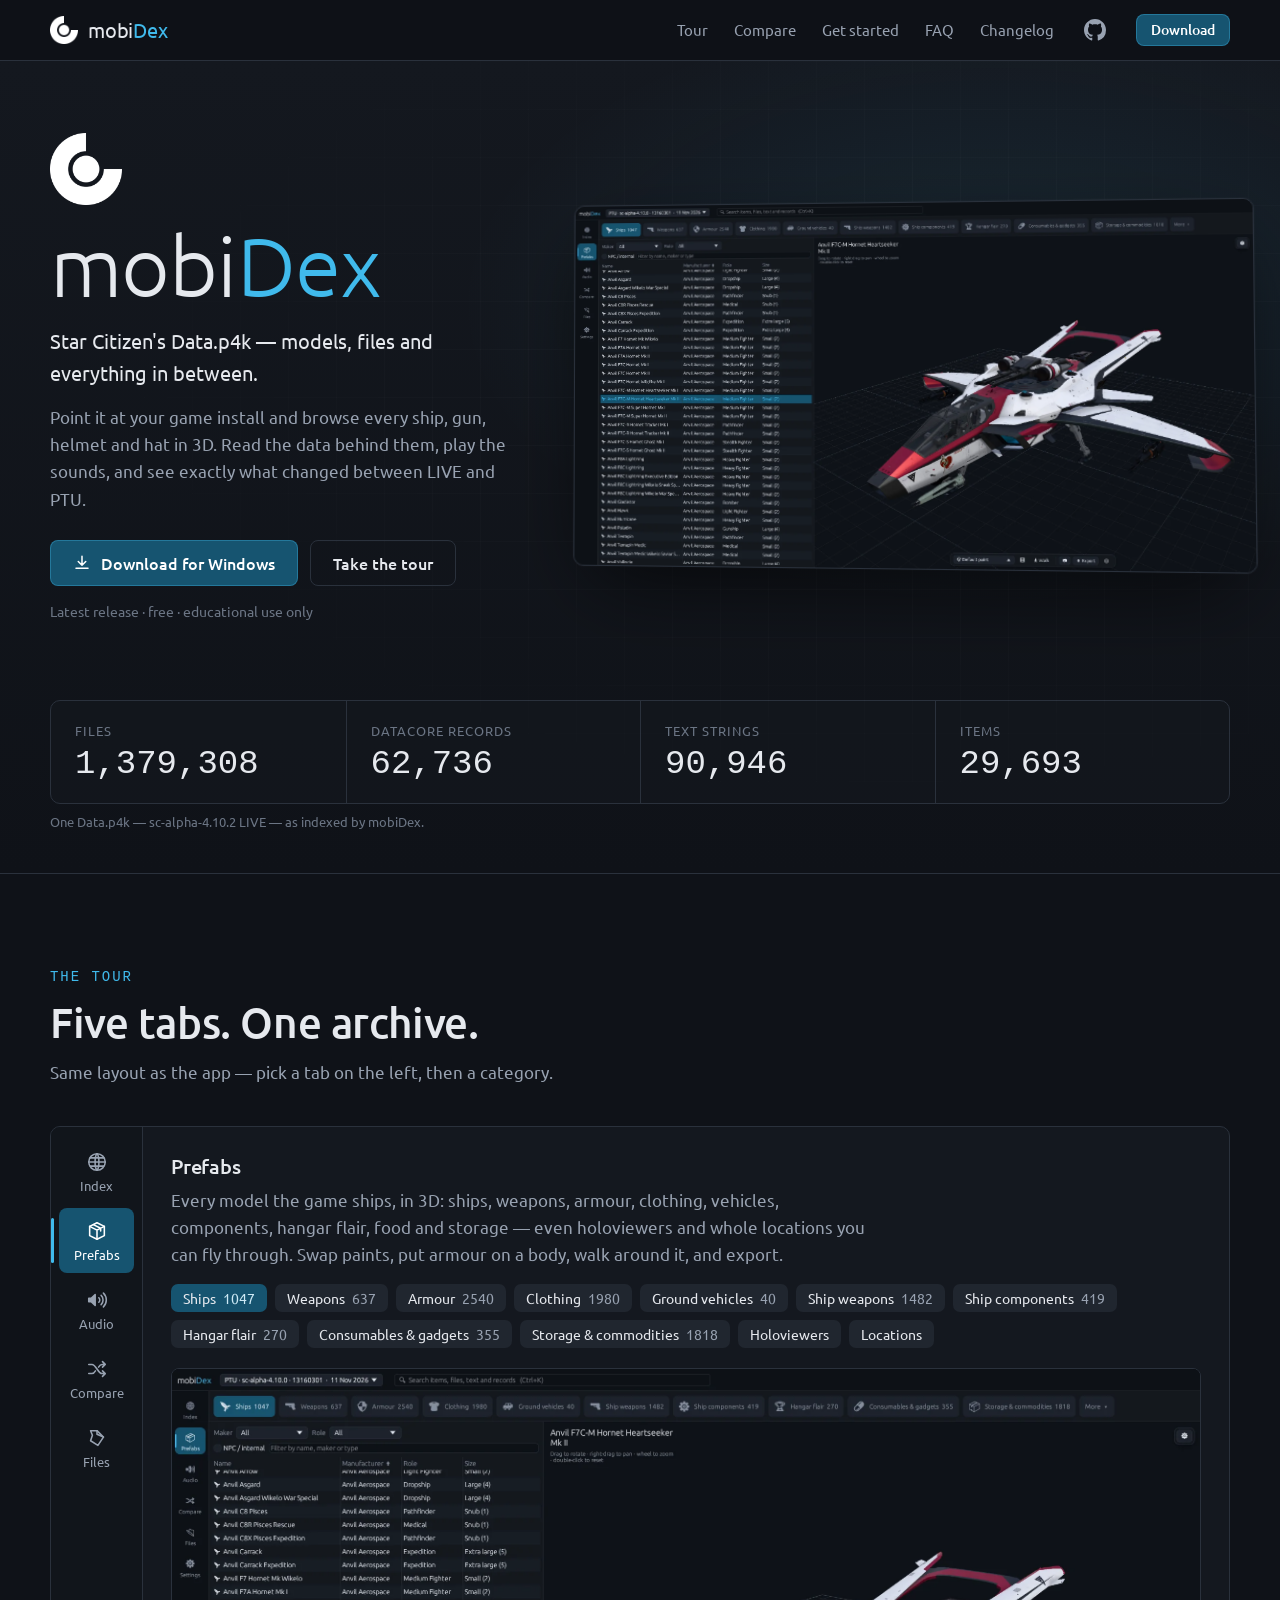
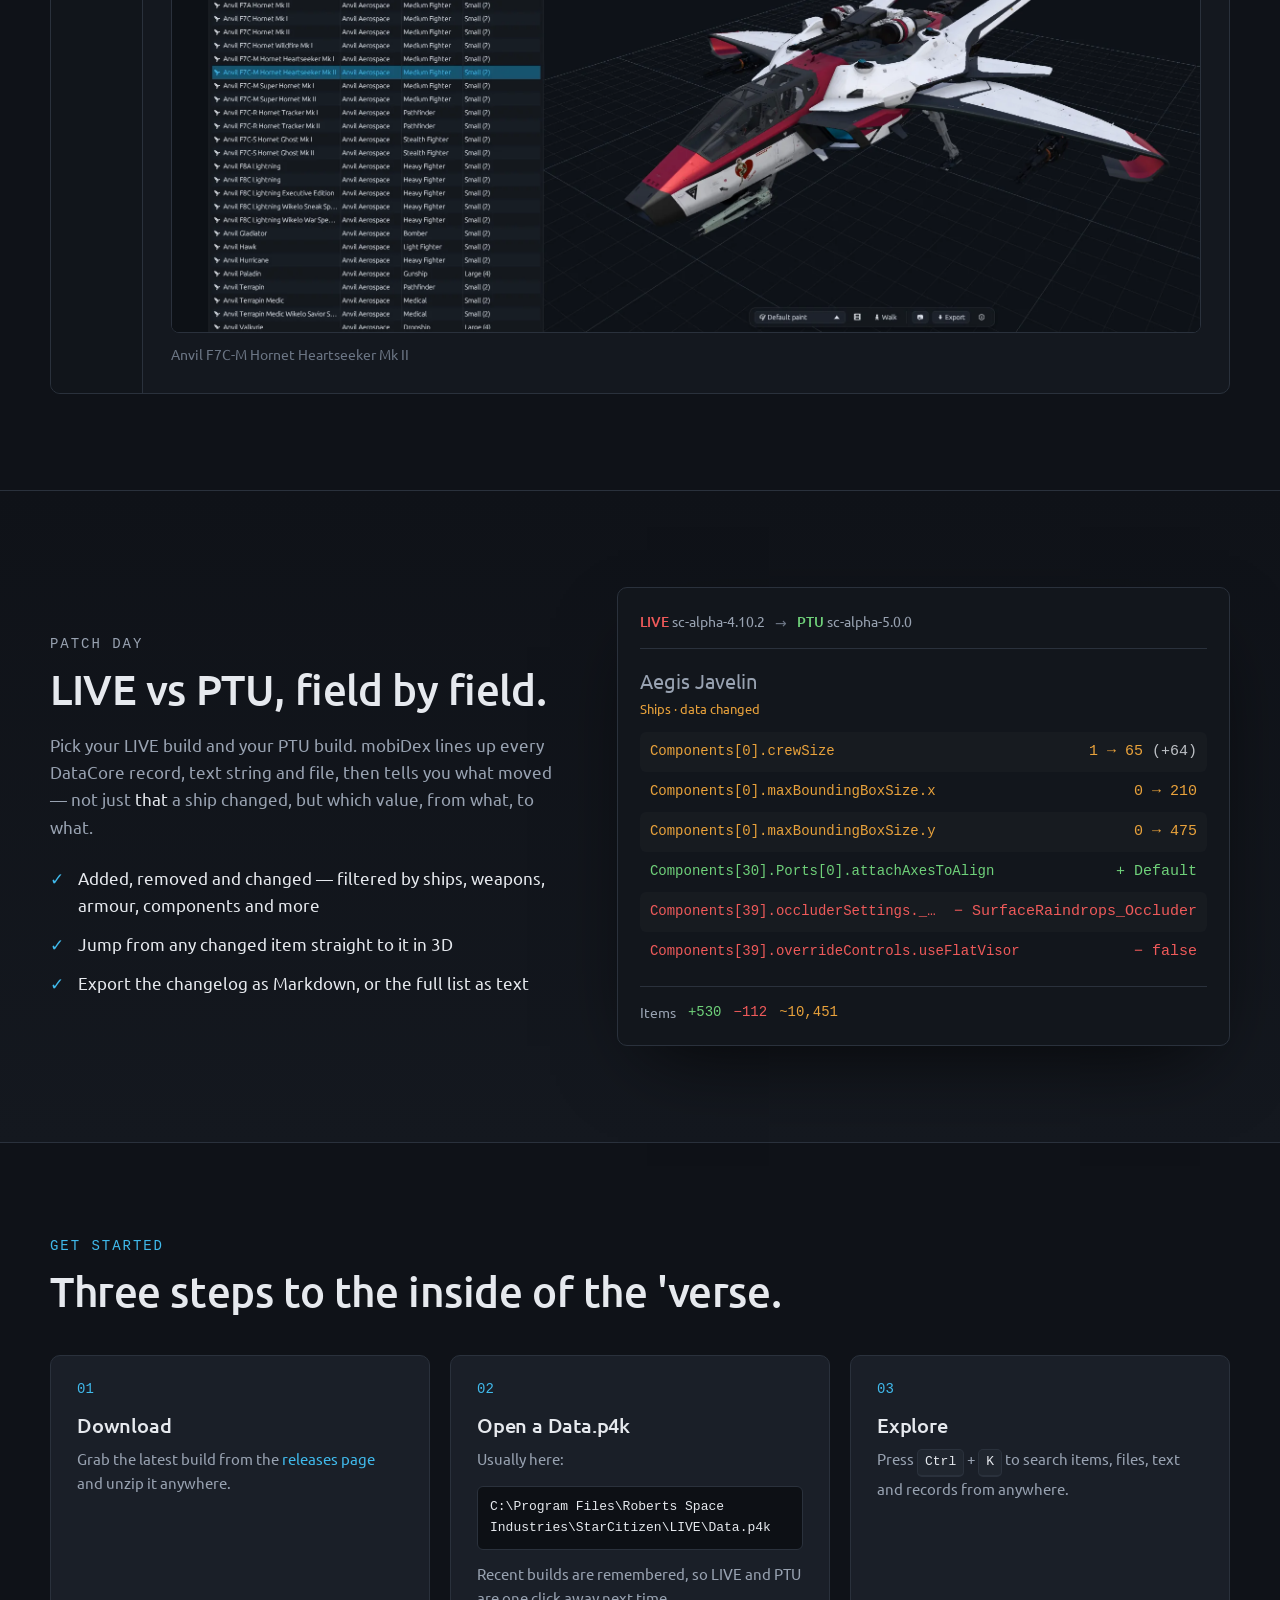
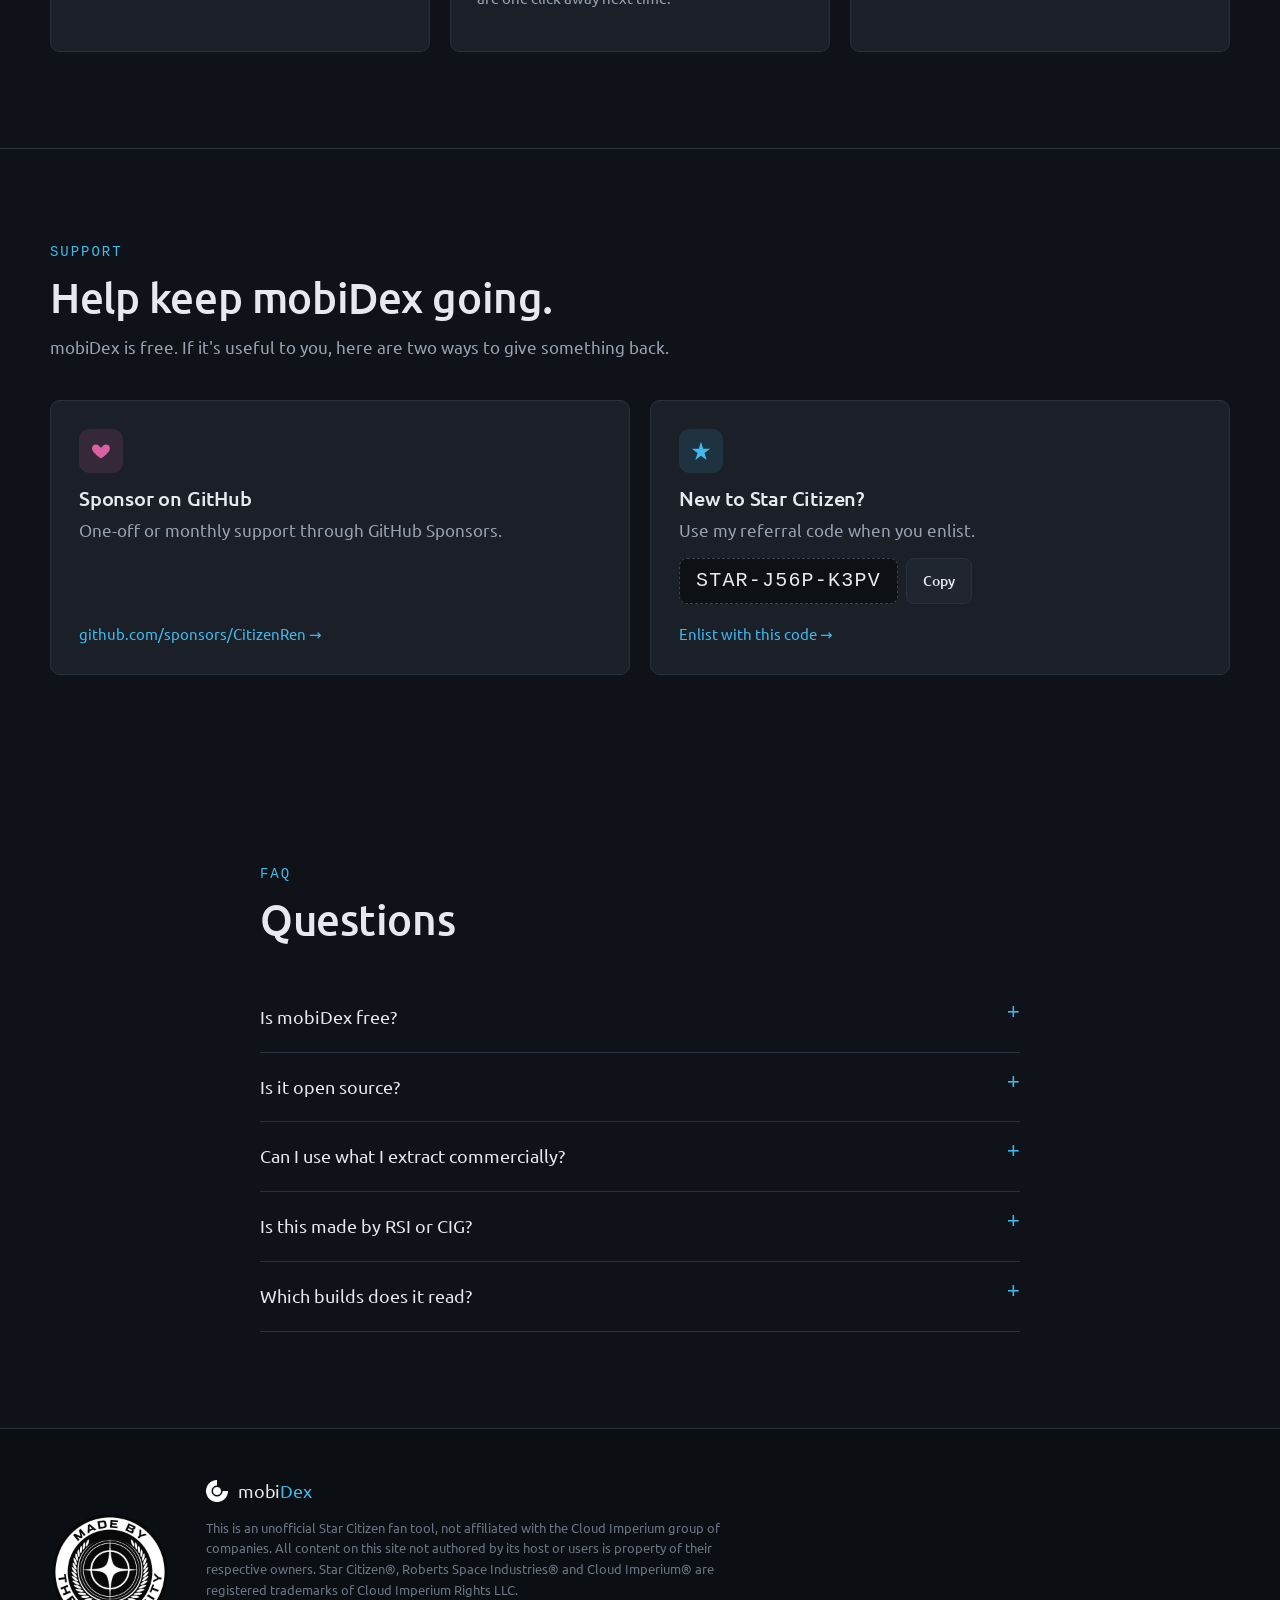
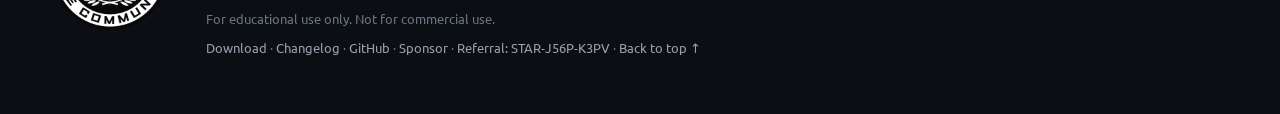
<file: index.html>
<!doctype html>
<html lang="en">
<head>
  <meta charset="utf-8">
  <meta name="viewport" content="width=device-width, initial-scale=1">
  <title>mobiDex</title>
  <meta name="description" content="mobiDex opens Star Citizen's Data.p4k: browse ships, weapons, armour and clothing in 3D, read game data, play sounds, and compare LIVE against PTU.">
  <meta name="theme-color" content="#14181f">

  <link rel="icon" href="favicon.ico" sizes="any">
  <link rel="icon" type="image/png" sizes="32x32" href="assets/img/favicon-32.png">
  <link rel="apple-touch-icon" href="assets/img/apple-touch-icon.png">
  <link rel="manifest" href="site.webmanifest">

  <meta property="og:type" content="website">
  <meta property="og:title" content="mobiDex — Star Citizen Data.p4k explorer">
  <meta property="og:description" content="Models, files and everything in between.">
  <meta property="og:image" content="assets/img/og-image.jpg">
  <meta name="twitter:card" content="summary_large_image">

  <link rel="preconnect" href="https://fonts.googleapis.com">
  <link rel="preconnect" href="https://fonts.gstatic.com" crossorigin>
  <link href="https://fonts.googleapis.com/css2?family=Ubuntu:wght@300;400;500;700&family=Ubuntu+Mono&display=swap" rel="stylesheet">
  <link rel="stylesheet" href="assets/css/style.css">
</head>
<body>

<header class="nav" id="top">
  <div class="wrap nav-inner">
    <a class="brand" href="#top" aria-label="mobiDex home">
      <img src="assets/img/logo.png" alt="" width="28" height="28">
      <span class="wordmark">mobi<b>Dex</b></span>
    </a>
    <nav class="nav-links" aria-label="Sections">
      <a href="#tour">Tour</a>
      <a href="#compare">Compare</a>
      <a href="#start">Get started</a>
      <a href="#faq">FAQ</a>
      <a href="changelog.html">Changelog</a>
    </nav>
    <a class="icon-link" href="https://github.com/CitizenRen/mobiDEX" target="_blank" rel="noopener" aria-label="mobiDex on GitHub" title="mobiDex on GitHub"><svg class="gh" viewBox="0 0 16 16" aria-hidden="true"><path d="M8 0C3.58 0 0 3.58 0 8c0 3.54 2.29 6.53 5.47 7.59.4.07.55-.17.55-.38 0-.19-.01-.82-.01-1.49-2.01.37-2.53-.49-2.69-.94-.09-.23-.48-.94-.82-1.13-.28-.15-.68-.52-.01-.53.63-.01 1.08.58 1.23.82.72 1.21 1.87.87 2.33.66.07-.52.28-.87.51-1.07-1.78-.2-3.64-.89-3.64-3.95 0-.87.31-1.59.82-2.15-.08-.2-.36-1.02.08-2.12 0 0 .67-.21 2.2.82.64-.18 1.32-.27 2-.27.68 0 1.36.09 2 .27 1.53-1.04 2.2-.82 2.2-.82.44 1.1.16 1.92.08 2.12.51.56.82 1.27.82 2.15 0 3.07-1.87 3.75-3.65 3.95.29.25.54.73.54 1.48 0 1.07-.01 1.93-.01 2.2 0 .21.15.46.55.38A8.013 8.013 0 0 0 16 8c0-4.42-3.58-8-8-8Z"/></svg></a>
    <a class="btn btn-sm" data-download href="https://github.com/CitizenRen/mobiDEX/releases/latest">Download</a>
  </div>
</header>

<main>
  <!-- HERO -->
  <section class="hero">
    <div class="wrap hero-grid">
      <div class="hero-copy">
        <img class="hero-logo" src="assets/img/logo.png" alt="" width="72" height="72">
        <h1 class="wordmark big">mobi<b>Dex</b></h1>
        <p class="tagline">Star Citizen's Data.p4k — models, files and everything in between.</p>
        <p class="lede">Point it at your game install and browse every ship, gun, helmet and hat in 3D. Read the data behind them, play the sounds, and see exactly what changed between LIVE and PTU.</p>
        <div class="cta-row">
          <a class="btn" data-download href="https://github.com/CitizenRen/mobiDEX/releases/latest">
            <svg viewBox="0 0 24 24" aria-hidden="true"><path d="M12 3v12m0 0-5-5m5 5 5-5M4 19h16" /></svg>
            Download for Windows
          </a>
          <a class="btn btn-ghost" href="#tour">Take the tour</a>
        </div>
        <p class="meta"><span data-version>Latest release</span><span data-release-date></span> · free · educational use only</p>
      </div>

      <figure class="window hero-shot">
        <img src="assets/img/shots/prefabs-ships.webp" alt="mobiDex Prefabs tab showing the Anvil F7C-M Hornet Heartseeker Mk II rendered in 3D next to the ship list" width="2146" height="1175" fetchpriority="high">
      </figure>
    </div>

    <div class="wrap">
      <dl class="stats" aria-label="What one build of Star Citizen 4.10.2 LIVE contains, as read by mobiDex">
        <div><dt>files</dt><dd>1,379,308</dd></div>
        <div><dt>DataCore records</dt><dd>62,736</dd></div>
        <div><dt>text strings</dt><dd>90,946</dd></div>
        <div><dt>items</dt><dd>29,693</dd></div>
      </dl>
      <p class="stats-note">One Data.p4k — sc-alpha-4.10.2 LIVE — as indexed by mobiDex.</p>
    </div>
  </section>

  <!-- TOUR -->
  <section class="tour" id="tour">
    <div class="wrap">
      <header class="sec-head">
        <p class="kicker">The tour</p>
        <h2>Five tabs. One archive.</h2>
        <p>Same layout as the app — pick a tab on the left, then a category.</p>
      </header>

      <div class="app" data-tour>
        <div class="app-side" role="tablist" aria-label="mobiDex tabs" aria-orientation="vertical">
          <button role="tab" aria-selected="false" data-tab="index" id="tab-index">
            <svg viewBox="0 0 24 24" aria-hidden="true"><circle cx="12" cy="12" r="9"/><path d="M3 12h18M12 3c2.8 2.6 2.8 15.4 0 18M12 3c-2.8 2.6-2.8 15.4 0 18M4.6 7.5h14.8M4.6 16.5h14.8"/></svg>Index</button>
          <button role="tab" aria-selected="true" data-tab="prefabs" id="tab-prefabs">
            <svg viewBox="0 0 24 24" aria-hidden="true"><path d="M12 3 4 7v10l8 4 8-4V7l-8-4Z"/><path d="m4 7 8 4 8-4M12 11v10M8 5l8 4v3"/></svg>Prefabs</button>
          <button role="tab" aria-selected="false" data-tab="audio" id="tab-audio">
            <svg viewBox="0 0 24 24" aria-hidden="true"><path d="M3 10v4h3l4 4V6l-4 4H3Z" class="fill"/><path d="M14 9.5a3.5 3.5 0 0 1 0 5M16.5 7a7 7 0 0 1 0 10M19 4.5a10.5 10.5 0 0 1 0 15"/></svg>Audio</button>
          <button role="tab" aria-selected="false" data-tab="compare" id="tab-compare">
            <svg viewBox="0 0 24 24" aria-hidden="true"><path d="M3 7h3.5c4.5 0 6.5 10 11 10H21M3 17h3.5c1.6 0 2.8-1.3 3.8-3M21 7h-3.5c-1.6 0-2.8 1.3-3.8 3M18 4l3 3-3 3M18 14l3 3-3 3"/></svg>Compare</button>
          <button role="tab" aria-selected="false" data-tab="files" id="tab-files">
            <svg viewBox="0 0 24 24" aria-hidden="true"><path d="M5 4h7l7 7-6 9-8-5 2-6-2-5Z"/><path d="M12 4v4l7 3"/></svg>Files</button>
        </div>

        <div class="app-main">
          <div class="panel" role="tabpanel" data-panel="index" aria-labelledby="tab-index" hidden>
            <div class="panel-copy">
              <h3>Index</h3>
              <p>The game data, formatted for people. Ships, weapons, armour, clothing, components, paints and blueprints with stats, descriptions and variants beside a 3D preview — plus Wikelo, missions, contracts and rewards with what they ask for and what they pay out.</p>
            </div>
            <div class="chips" role="group" aria-label="Index category">
              <button class="chip is-on" data-shot="index-ships" data-cap="Aegis Avenger Stalker">Ships &amp; vehicles</button>
              <button class="chip" data-shot="index-weapons" data-cap="Kastak Arms Coda Pistol">Weapons</button>
              <button class="chip" data-shot="index-armour" data-cap="Virgil Sangar Helmet">Armour</button>
              <button class="chip" data-shot="index-clothing" data-cap="Second Tevarin War Service Jacket">Clothing</button>
              <button class="chip" data-shot="index-ship-weapons" data-cap="Apocalypse Arms Predator Scattergun Sharkmouth Edition">Ship weapons</button>
              <button class="chip" data-shot="index-comps" data-cap="Yorm Jaghte">Ship components</button>
              <button class="chip" data-shot="index-paints" data-cap="Carrack Citizens for Prosperity Garnet Livery">Paints</button>
              <button class="chip" data-shot="index-blueprints" data-cap="BR-2 “Purgatory Camo” Shotgun blueprint">Blueprints</button>
              <button class="chip" data-shot="index-wikelo" data-cap="Wikelo contract: Armor with Vanduul">Wikelo</button>
              <button class="chip" data-shot="index-all-items" data-cap="Apocalypse Arms Vendetta HMG">All items</button>
              <button class="chip" data-shot="index-missions" data-cap="Bounty assignment from Northrock Service Group">Missions</button>
              <button class="chip" data-shot="index-contracts" data-cap="Ambush Op contract">Contracts</button>
              <button class="chip" data-shot="index-rewards" data-cap="Alliance Aid: Collect Manufacturing Resource — rewards">Rewards</button>
            </div>
          </div>

          <div class="panel" role="tabpanel" data-panel="prefabs" aria-labelledby="tab-prefabs">
            <div class="panel-copy">
              <h3>Prefabs</h3>
              <p>Every model the game ships, in 3D: ships, weapons, armour, clothing, vehicles, components, hangar flair, food and storage — even holoviewers and whole locations you can fly through. Swap paints, put armour on a body, walk around it, and export.</p>
            </div>
            <div class="chips" role="group" aria-label="Prefab category">
              <button class="chip is-on" data-shot="prefabs-ships" data-cap="Anvil F7C-M Hornet Heartseeker Mk II">Ships <span>1047</span></button>
              <button class="chip" data-shot="prefabs-weapons" data-cap="BR-2 Shotgun">Weapons <span>637</span></button>
              <button class="chip" data-shot="prefabs-armour" data-cap="Aves Talon Arms, on body">Armour <span>2540</span></button>
              <button class="chip" data-shot="prefabs-clothing" data-cap="Ajax Security Uniform Pants, on body">Clothing <span>1980</span></button>
              <button class="chip" data-shot="prefabs-ground-vehicles" data-cap="Greycat UTV">Ground vehicles <span>40</span></button>
              <button class="chip" data-shot="prefabs-ship-weapons" data-cap="Omnisky XV Cannon">Ship weapons <span>1482</span></button>
              <button class="chip" data-shot="prefabs-comps" data-cap="StarBurn">Ship components <span>419</span></button>
              <button class="chip" data-shot="prefabs-flair" data-cap="Aegis Idris-M Model">Hangar flair <span>270</span></button>
              <button class="chip" data-shot="prefabs-food" data-cap="Cheese and Tomato Pizza">Consumables &amp; gadgets <span>355</span></button>
              <button class="chip" data-shot="prefabs-storage" data-cap="Stor*All 1 SCU storage container">Storage &amp; commodities <span>1818</span></button>
              <button class="chip" data-shot="prefabs-holoviewer" data-cap="Ship holoviewer">Holoviewers</button>
              <button class="chip" data-shot="prefabs-locations" data-cap="Fly through a location — drag to look, WASD to move">Locations</button>
            </div>
          </div>

          <div class="panel" role="tabpanel" data-panel="audio" aria-labelledby="tab-audio" hidden>
            <div class="panel-copy">
              <h3>Audio</h3>
              <p>Every sound event, searchable — music, ambience, weapons, voice. Play it with the waveform in front of you, then save it out as MP3.</p>
            </div>
            <div class="chips" hidden><button class="chip is-on" data-shot="audio" data-cap="Fleet Week music on the Drake hall, with waveform">Audio</button></div>
          </div>

          <div class="panel" role="tabpanel" data-panel="compare" aria-labelledby="tab-compare" hidden>
            <div class="panel-copy">
              <h3>Compare</h3>
              <p>Open a second Data.p4k and get a full diff: items, ships, weapons, components, records, text and files added, removed and changed — down to the field. Export the changelog as Markdown.</p>
            </div>
            <div class="chips" hidden><button class="chip is-on" data-shot="compare" data-cap="LIVE 4.10.2 vs PTU 4.10.0 — summary of everything that changed">Compare</button></div>
          </div>

          <div class="panel" role="tabpanel" data-panel="files" aria-labelledby="tab-files" hidden>
            <div class="panel-copy">
              <h3>Files</h3>
              <p>The raw archive as a folder tree. Preview a file — textures included — or extract a whole folder, with XML and PNG conversion as you go.</p>
            </div>
            <div class="chips" hidden><button class="chip is-on" data-shot="files" data-cap="Previewing a texture from the Data folder">Files</button></div>
          </div>

          <figure class="stage">
            <button class="stage-btn" type="button" aria-label="Open screenshot full size">
              <img data-stage src="assets/img/shots/prefabs-ships.webp" alt="Anvil F7C-M Hornet Heartseeker Mk II" width="2146" height="1175" loading="lazy">
            </button>
            <figcaption data-stage-cap>Anvil F7C-M Hornet Heartseeker Mk II</figcaption>
          </figure>
        </div>
      </div>
    </div>
  </section>

  <!-- COMPARE FEATURE -->
  <section class="compare" id="compare">
    <div class="wrap compare-grid">
      <div>
        <p class="kicker">Patch day</p>
        <h2>LIVE vs PTU, field by field.</h2>
        <p>Pick your LIVE build and your PTU build. mobiDex lines up every DataCore record, text string and file, then tells you what moved — not just <em>that</em> a ship changed, but which value, from what, to what.</p>
        <ul class="ticks">
          <li>Added, removed and changed — filtered by ships, weapons, armour, components and more</li>
          <li>Jump from any changed item straight to it in 3D</li>
          <li>Export the changelog as Markdown, or the full list as text</li>
        </ul>
      </div>

      <div class="diff" role="img" aria-label="Example diff for the Aegis Javelin between LIVE 4.10.2 and PTU 5.0.0">
        <div class="diff-head">
          <span><b class="live">LIVE</b> sc-alpha-4.10.2</span>
          <span class="arrow">→</span>
          <span><b class="ptu">PTU</b> sc-alpha-5.0.0</span>
        </div>
        <p class="diff-title">Aegis Javelin <small>Ships · data changed</small></p>
        <ol>
          <li class="chg"><code>Components[0].crewSize</code><span>1 → 65 <em>(+64)</em></span></li>
          <li class="chg"><code>Components[0].maxBoundingBoxSize.x</code><span>0 → 210</span></li>
          <li class="chg"><code>Components[0].maxBoundingBoxSize.y</code><span>0 → 475</span></li>
          <li class="add"><code>Components[30].Ports[0].attachAxesToAlign</code><span>+ Default</span></li>
          <li class="del"><code>Components[39].occluderSettings._Type_</code><span>− SurfaceRaindrops_Occluder</span></li>
          <li class="del"><code>Components[39].overrideControls.useFlatVisor</code><span>− false</span></li>
        </ol>
        <div class="diff-foot">Items <b class="add">+530</b> <b class="del">−112</b> <b class="chg">~10,451</b></div>
      </div>
    </div>
  </section>

  <!-- GET STARTED -->
  <section class="start" id="start">
    <div class="wrap">
      <header class="sec-head">
        <p class="kicker">Get started</p>
        <h2>Three steps to the inside of the 'verse.</h2>
      </header>
      <ol class="steps">
        <li>
          <span class="n">01</span>
          <h3>Download</h3>
          <p>Grab the latest build from the <a data-download href="https://github.com/CitizenRen/mobiDEX/releases/latest">releases page</a> and unzip it anywhere.</p>
        </li>
        <li>
          <span class="n">02</span>
          <h3>Open a Data.p4k</h3>
          <p>Usually here:</p>
          <code class="path">C:\Program Files\Roberts Space Industries\StarCitizen\LIVE\Data.p4k</code>
          <p>Recent builds are remembered, so LIVE and PTU are one click away next time.</p>
        </li>
        <li>
          <span class="n">03</span>
          <h3>Explore</h3>
          <p>Press <kbd>Ctrl</kbd> + <kbd>K</kbd> to search items, files, text and records from anywhere.</p>
        </li>
      </ol>
    </div>
  </section>

  <!-- SUPPORT -->
  <section class="support" id="support">
    <div class="wrap">
      <header class="sec-head">
        <p class="kicker">Support</p>
        <h2>Help keep mobiDex going.</h2>
        <p>mobiDex is free. If it's useful to you, here are two ways to give something back.</p>
      </header>
      <div class="support-grid">
        <a class="support-card" href="https://github.com/sponsors/CitizenRen" target="_blank" rel="noopener">
          <span class="support-icon heart" aria-hidden="true"><svg viewBox="0 0 24 24"><path d="M12 20s-7-4.4-9.2-8.6C1.3 8.5 3 5 6.4 5c2 0 3.2 1.1 3.9 2.1.4.5.9 1 1.7 1s1.3-.5 1.7-1C14.4 6.1 15.6 5 17.6 5 21 5 22.7 8.5 21.2 11.4 19 15.6 12 20 12 20Z"/></svg></span>
          <h3>Sponsor on GitHub</h3>
          <p>One-off or monthly support through GitHub Sponsors.</p>
          <span class="card-link">github.com/sponsors/CitizenRen →</span>
        </a>
        <div class="support-card">
          <span class="support-icon" aria-hidden="true"><svg viewBox="0 0 24 24"><path d="m12 2 2.4 7.6H22l-6.2 4.6 2.4 7.6L12 17.2l-6.2 4.6 2.4-7.6L2 9.6h7.6Z"/></svg></span>
          <h3>New to Star Citizen?</h3>
          <p>Use my referral code when you enlist.</p>
          <div class="ref-row">
            <a class="ref-code" href="https://www.robertsspaceindustries.com/enlist?referral=STAR-J56P-K3PV" target="_blank" rel="noopener">STAR-J56P-K3PV</a>
            <button class="copy-btn" type="button" data-copy="STAR-J56P-K3PV">Copy</button>
          </div>
          <a class="card-link" href="https://www.robertsspaceindustries.com/enlist?referral=STAR-J56P-K3PV" target="_blank" rel="noopener">Enlist with this code →</a>
        </div>
      </div>
    </div>
  </section>

  <!-- FAQ -->
  <section class="faq" id="faq">
    <div class="wrap narrow">
      <header class="sec-head">
        <p class="kicker">FAQ</p>
        <h2>Questions</h2>
      </header>
      <details>
        <summary>Is mobiDex free?</summary>
        <p>Yes. Download it from the GitHub releases page.</p>
      </details>
      <details>
        <summary>Is it open source?</summary>
        <p>No. The source isn't public — GitHub is used to publish releases.</p>
        <p>However, the source code will be made public at a later date, once mobiDex is in a place i am happy with.</p>
      </details>
      <details>
        <summary>Can I use what I extract commercially?</summary>
        <p>No. mobiDex is for educational use only. Game assets belong to Cloud Imperium Games; follow their fan content guidelines.</p>
      </details>
      <details>
        <summary>Is this made by RSI or CIG?</summary>
        <p>No. mobiDex is an unofficial community tool and isn't affiliated with or endorsed by Roberts Space Industries or Cloud Imperium Games.</p>
      </details>
      <details>
        <summary>Which builds does it read?</summary>
        <p>Any Data.p4k you point it at — LIVE, PTU, or an older copy you've kept for comparing.</p>
      </details>
    </div>
  </section>
</main>

<footer class="footer">
  <div class="wrap footer-grid">
    <div class="mbtc">
      <img src="assets/img/made-by-the-community.png" alt="Made by the Community" width="120" height="120">
    </div>
    <div class="footer-copy">
      <a class="brand" href="#top"><img src="assets/img/logo.png" alt="" width="22" height="22"><span class="wordmark">mobi<b>Dex</b></span></a>
      <p>This is an unofficial Star Citizen fan tool, not affiliated with the Cloud Imperium group of companies. All content on this site not authored by its host or users is property of their respective owners. Star Citizen®, Roberts Space Industries® and Cloud Imperium® are registered trademarks of Cloud Imperium Rights LLC.</p>
      <p>For educational use only. Not for commercial use.</p>
      <p class="small footer-links">
        <a data-download href="https://github.com/CitizenRen/mobiDEX/releases/latest">Download</a> ·
        <a href="changelog.html">Changelog</a> ·
        <a href="https://github.com/CitizenRen/mobiDEX" target="_blank" rel="noopener">GitHub</a> ·
        <a href="https://github.com/sponsors/CitizenRen" target="_blank" rel="noopener">Sponsor</a> ·
        <a href="https://www.robertsspaceindustries.com/enlist?referral=STAR-J56P-K3PV" target="_blank" rel="noopener">Referral: STAR-J56P-K3PV</a> ·
        <a href="#top">Back to top ↑</a>
      </p>
    </div>
  </div>
</footer>

<dialog class="lightbox" data-lightbox>
  <form method="dialog"><button class="lb-close" aria-label="Close">×</button></form>
  <img alt="" data-lightbox-img>
</dialog>

<script src="assets/js/main.js" defer></script>
</body>
</html>
</file>
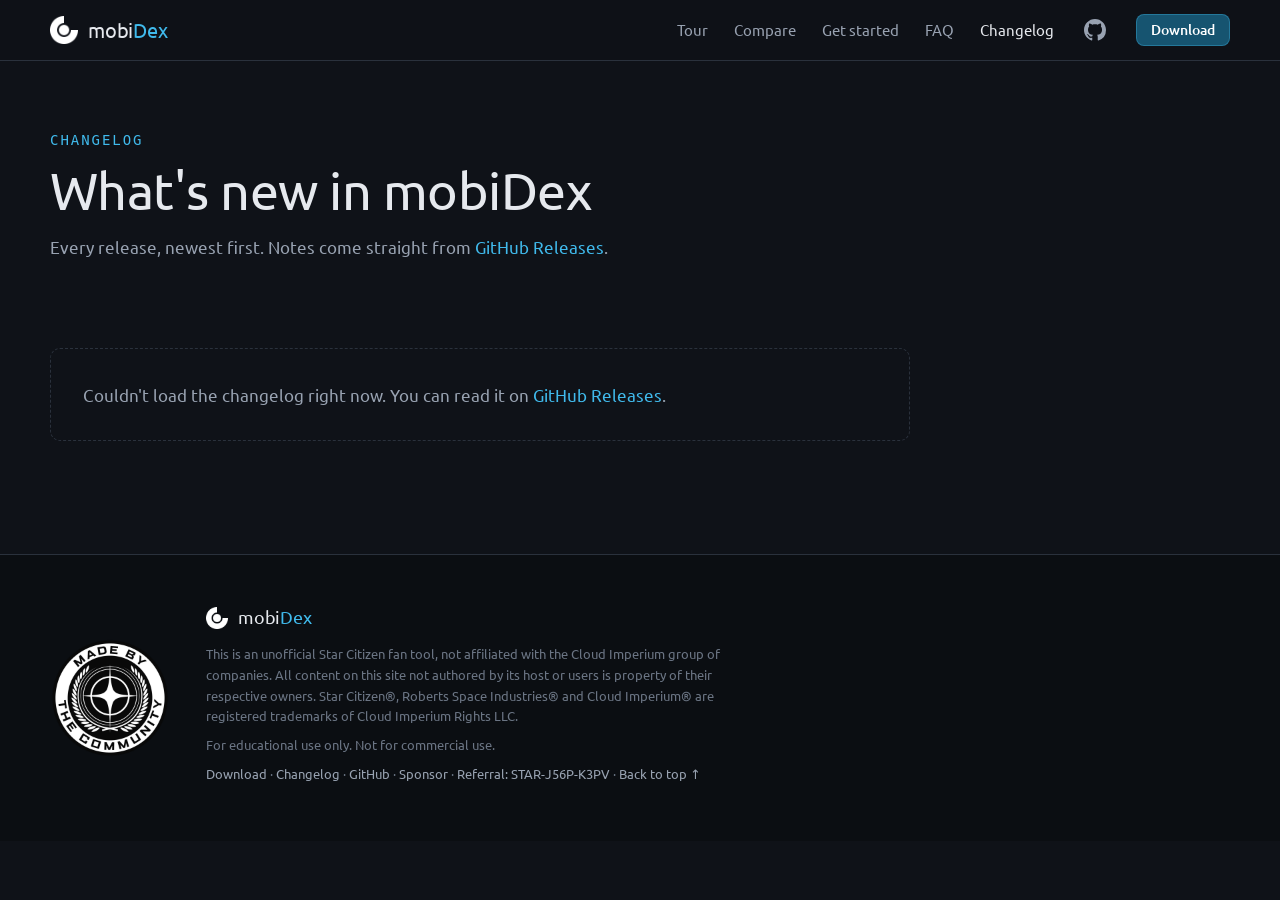
<file: changelog.html>
<!doctype html>
<html lang="en">
<head>
  <meta charset="utf-8">
  <meta name="viewport" content="width=device-width, initial-scale=1">
  <title>Changelog · mobiDex</title>
  <meta name="description" content="Every mobiDex release and what changed in it.">
  <meta name="theme-color" content="#14181f">

  <link rel="icon" href="favicon.ico" sizes="any">
  <link rel="icon" type="image/png" sizes="32x32" href="assets/img/favicon-32.png">
  <link rel="apple-touch-icon" href="assets/img/apple-touch-icon.png">
  <link rel="manifest" href="site.webmanifest">

  <meta property="og:type" content="website">
  <meta property="og:title" content="mobiDex changelog">
  <meta property="og:description" content="Every mobiDex release and what changed in it.">
  <meta property="og:image" content="assets/img/og-image.jpg">

  <link rel="preconnect" href="https://fonts.googleapis.com">
  <link rel="preconnect" href="https://fonts.gstatic.com" crossorigin>
  <link href="https://fonts.googleapis.com/css2?family=Ubuntu:wght@300;400;500;700&family=Ubuntu+Mono&display=swap" rel="stylesheet">
  <link rel="stylesheet" href="assets/css/style.css">
</head>
<body>

<header class="nav" id="top">
  <div class="wrap nav-inner">
    <a class="brand" href="./" aria-label="mobiDex home">
      <img src="assets/img/logo.png" alt="" width="28" height="28">
      <span class="wordmark">mobi<b>Dex</b></span>
    </a>
    <nav class="nav-links" aria-label="Sections">
      <a href="./#tour">Tour</a>
      <a href="./#compare">Compare</a>
      <a href="./#start">Get started</a>
      <a href="./#faq">FAQ</a>
      <a href="changelog.html" aria-current="page">Changelog</a>
    </nav>
    <a class="icon-link" href="https://github.com/CitizenRen/mobiDEX" target="_blank" rel="noopener" aria-label="mobiDex on GitHub" title="mobiDex on GitHub"><svg class="gh" viewBox="0 0 16 16" aria-hidden="true"><path d="M8 0C3.58 0 0 3.58 0 8c0 3.54 2.29 6.53 5.47 7.59.4.07.55-.17.55-.38 0-.19-.01-.82-.01-1.49-2.01.37-2.53-.49-2.69-.94-.09-.23-.48-.94-.82-1.13-.28-.15-.68-.52-.01-.53.63-.01 1.08.58 1.23.82.72 1.21 1.87.87 2.33.66.07-.52.28-.87.51-1.07-1.78-.2-3.64-.89-3.64-3.95 0-.87.31-1.59.82-2.15-.08-.2-.36-1.02.08-2.12 0 0 .67-.21 2.2.82.64-.18 1.32-.27 2-.27.68 0 1.36.09 2 .27 1.53-1.04 2.2-.82 2.2-.82.44 1.1.16 1.92.08 2.12.51.56.82 1.27.82 2.15 0 3.07-1.87 3.75-3.65 3.95.29.25.54.73.54 1.48 0 1.07-.01 1.93-.01 2.2 0 .21.15.46.55.38A8.013 8.013 0 0 0 16 8c0-4.42-3.58-8-8-8Z"/></svg></a>
    <a class="btn btn-sm" data-download href="https://github.com/CitizenRen/mobiDEX/releases/latest">Download</a>
  </div>
</header>

<main class="changelog">
  <div class="wrap">
    <header class="sec-head cl-head">
      <p class="kicker">Changelog</p>
      <h1>What's new in mobiDex</h1>
      <p>Every release, newest first. Notes come straight from <a href="https://github.com/CitizenRen/mobiDEX/releases" target="_blank" rel="noopener">GitHub Releases</a>.</p>
    </header>

    <div class="cl-layout">
      <nav class="cl-index" aria-label="Versions" data-cl-index hidden></nav>
      <div class="cl-list" data-cl-list aria-live="polite">
        <p class="cl-status">Loading releases…</p>
      </div>
    </div>
  </div>
</main>

<footer class="footer">
  <div class="wrap footer-grid">
    <div class="mbtc">
      <img src="assets/img/made-by-the-community.png" alt="Made by the Community" width="120" height="120">
    </div>
    <div class="footer-copy">
      <a class="brand" href="./"><img src="assets/img/logo.png" alt="" width="22" height="22"><span class="wordmark">mobi<b>Dex</b></span></a>
      <p>This is an unofficial Star Citizen fan tool, not affiliated with the Cloud Imperium group of companies. All content on this site not authored by its host or users is property of their respective owners. Star Citizen®, Roberts Space Industries® and Cloud Imperium® are registered trademarks of Cloud Imperium Rights LLC.</p>
      <p>For educational use only. Not for commercial use.</p>
      <p class="small footer-links">
        <a data-download href="https://github.com/CitizenRen/mobiDEX/releases/latest">Download</a> ·
        <a href="changelog.html">Changelog</a> ·
        <a href="https://github.com/CitizenRen/mobiDEX" target="_blank" rel="noopener">GitHub</a> ·
        <a href="https://github.com/sponsors/CitizenRen" target="_blank" rel="noopener">Sponsor</a> ·
        <a href="https://www.robertsspaceindustries.com/enlist?referral=STAR-J56P-K3PV" target="_blank" rel="noopener">Referral: STAR-J56P-K3PV</a> ·
        <a href="#top">Back to top ↑</a>
      </p>
    </div>
  </div>
</footer>

<script src="assets/js/main.js" defer></script>
<script src="assets/js/changelog.js" defer></script>
</body>
</html>
</file>
<file: assets/css/style.css>
/* mobiDex site — colours sampled from the app */
:root {
  --bg: #0f1218;
  --bg-2: #14181f;
  --panel: #1a1f28;
  --panel-2: #20262f;
  --line: #2a313c;
  --text: #e6e9ee;
  --muted: #98a2b1;
  --dim: #6b7584;
  --accent: #40baec;
  --accent-deep: #165470;
  --accent-soft: rgba(64, 186, 236, .12);
  --add: #6fd17a;
  --del: #ef5a5a;
  --chg: #e9a23b;
  --radius: 10px;
  --wrap: 1180px;
  --font: "Ubuntu", system-ui, -apple-system, "Segoe UI", sans-serif;
  --mono: "Ubuntu Mono", ui-monospace, Consolas, monospace;
  color-scheme: dark;
}

*, *::before, *::after { box-sizing: border-box; }
html { scroll-behavior: smooth; scroll-padding-top: 72px; }
body {
  margin: 0;
  background: var(--bg);
  color: var(--text);
  font: 400 17px/1.6 var(--font);
  -webkit-font-smoothing: antialiased;
  overflow-x: hidden;
}
img { max-width: 100%; height: auto; display: block; }
a { color: var(--accent); text-decoration: none; }
a:hover { text-decoration: underline; }
h1, h2, h3 { line-height: 1.15; margin: 0; font-weight: 500; letter-spacing: -.01em; }
h2 { font-size: clamp(28px, 4vw, 42px); }
h3 { font-size: 20px; }
p { margin: 0 0 1em; }
code, kbd { font-family: var(--mono); }
:focus-visible { outline: 2px solid var(--accent); outline-offset: 2px; border-radius: 4px; }

.wrap { width: min(var(--wrap), 100% - 32px); margin-inline: auto; }
.narrow { max-width: 760px; }

.wordmark { font-weight: 400; letter-spacing: -.01em; }
.wordmark b { font-weight: 400; color: var(--accent); }

/* Buttons */
.btn {
  display: inline-flex; align-items: center; gap: 10px;
  padding: 13px 22px;
  background: var(--accent-deep);
  color: #fff;
  border: 1px solid rgba(64,186,236,.35);
  border-radius: 8px;
  font: 500 16px/1 var(--font);
  transition: background .15s, transform .15s, border-color .15s;
}
.btn:hover { background: #1b6a8d; text-decoration: none; border-color: var(--accent); }
.btn:active { transform: translateY(1px); }
.btn svg { width: 18px; height: 18px; fill: none; stroke: currentColor; stroke-width: 2; stroke-linecap: round; stroke-linejoin: round; }
.btn-ghost { background: transparent; border-color: var(--line); color: var(--text); }
.btn-ghost:hover { background: var(--panel); border-color: var(--muted); }
.btn-sm { padding: 8px 14px; font-size: 14px; }

/* Nav */
.nav {
  position: sticky; top: 0; z-index: 20;
  background: rgba(15, 18, 24, .82);
  backdrop-filter: blur(12px);
  border-bottom: 1px solid var(--line);
}
.nav-inner { display: flex; align-items: center; gap: 24px; height: 60px; }
.brand { display: inline-flex; align-items: center; gap: 10px; color: var(--text); font-size: 20px; }
.brand:hover { text-decoration: none; }
.nav-links { display: flex; gap: 26px; margin-left: auto; font-size: 15px; }
.nav-links a { color: var(--muted); }
.nav-links a:hover { color: var(--text); text-decoration: none; }

/* Hero */
.hero {
  position: relative;
  padding: 72px 0 40px;
  background:
    radial-gradient(900px 500px at 78% 30%, rgba(64,186,236,.10), transparent 60%),
    linear-gradient(var(--bg-2), var(--bg));
  border-bottom: 1px solid var(--line);
}
.hero::before { /* faint viewport grid, like the model viewer floor */
  content: ""; position: absolute; inset: 0; pointer-events: none;
  background-image:
    linear-gradient(rgba(255,255,255,.025) 1px, transparent 1px),
    linear-gradient(90deg, rgba(255,255,255,.025) 1px, transparent 1px);
  background-size: 48px 48px;
  mask-image: radial-gradient(ellipse at 70% 40%, #000 20%, transparent 70%);
}
.hero-grid { position: relative; display: grid; grid-template-columns: minmax(0, 5fr) minmax(0, 7fr); gap: 56px; align-items: center; }
.hero-logo { width: 72px; height: 72px; margin-bottom: 18px; }
.wordmark.big { font-size: clamp(52px, 7vw, 84px); font-weight: 300; line-height: 1; }
.wordmark.big b { font-weight: 300; }
.tagline { font-size: 20px; color: var(--text); margin: 18px 0 14px; }
.lede { color: var(--muted); max-width: 46ch; }
.cta-row { display: flex; flex-wrap: wrap; gap: 12px; margin: 28px 0 14px; }
.meta { color: var(--dim); font-size: 14px; }

.window {
  margin: 0;
  background: var(--bg-2);
  border: 1px solid var(--line);
  border-radius: var(--radius);
  overflow: hidden;
  box-shadow: 0 30px 80px -20px rgba(0,0,0,.7), 0 0 0 1px rgba(255,255,255,.02);
}
.hero-shot { transform: perspective(1600px) rotateY(-6deg) rotateX(2deg); transform-origin: left center; }

.stats {
  display: grid; grid-template-columns: repeat(4, 1fr);
  margin: 64px 0 8px; padding: 0;
  border: 1px solid var(--line); border-radius: var(--radius);
  background: rgba(20,24,31,.6);
}
.stats div { padding: 20px 24px; border-left: 1px solid var(--line); }
.stats div:first-child { border-left: 0; }
.stats dd { margin: 0; font: 400 clamp(24px, 3vw, 34px)/1.1 var(--mono); color: var(--text); }
.stats dt { order: 2; color: var(--dim); font-size: 13px; text-transform: uppercase; letter-spacing: .08em; }
.stats div { display: flex; flex-direction: column-reverse; gap: 4px; }
.stats-note { color: var(--dim); font-size: 13px; margin: 0; }

/* Section heads */
section { padding: 96px 0; }
.sec-head { margin-bottom: 40px; }
.sec-head p:last-child:not(.kicker) { color: var(--muted); margin: 12px 0 0; }
.kicker { color: var(--accent); font: 400 14px/1 var(--mono); text-transform: uppercase; letter-spacing: .14em; margin-bottom: 14px; }

/* Tour — mimics the app frame */
.app {
  display: grid; grid-template-columns: 92px minmax(0, 1fr);
  background: var(--bg-2);
  border: 1px solid var(--line); border-radius: var(--radius);
  overflow: hidden;
}
.app-side { display: flex; flex-direction: column; gap: 4px; padding: 12px 8px; background: #11151b; border-right: 1px solid var(--line); }
.app-side button {
  display: flex; flex-direction: column; align-items: center; gap: 6px;
  padding: 12px 4px; border: 0; border-radius: 8px;
  background: none; color: var(--muted); font: 400 13px/1 var(--font); cursor: pointer;
  position: relative;
}
.app-side button svg { width: 22px; height: 22px; fill: none; stroke: currentColor; stroke-width: 1.7; stroke-linejoin: round; stroke-linecap: round; }
.app-side button svg .fill { fill: currentColor; }
.app-side button:hover { color: var(--text); background: var(--panel); }
.app-side button[aria-selected="true"] { background: var(--accent-deep); color: #fff; }
.app-side button[aria-selected="true"]::before { content: ""; position: absolute; left: -8px; top: 10px; bottom: 10px; width: 3px; border-radius: 2px; background: var(--accent); }

.app-main { padding: 28px; min-width: 0; }
.panel-copy { max-width: 70ch; }
.panel-copy h3 { margin-bottom: 8px; }
.panel-copy p { color: var(--muted); }
.chips { display: flex; flex-wrap: wrap; gap: 8px; margin: 4px 0 20px; }
.chip {
  padding: 7px 12px; border-radius: 7px;
  border: 0; background: var(--panel-2); color: var(--text);
  font: 400 14px/1 var(--font); cursor: pointer;
}
.chip span { color: var(--muted); margin-left: 4px; }
.chip:hover { background: #2a313c; }
.chip.is-on { background: var(--accent-deep); }
.chip.is-on span { color: #cde9f5; }

.stage { margin: 0; }
.stage-btn { display: block; width: 100%; padding: 0; border: 1px solid var(--line); border-radius: 8px; overflow: hidden; background: #0d1015; cursor: zoom-in; }
.stage img { width: 100%; height: auto; aspect-ratio: 2146 / 1175; object-fit: contain; background: #0d1015; transition: opacity .2s; }
.stage img.is-loading { opacity: .35; }
.stage figcaption { color: var(--dim); font-size: 14px; margin-top: 10px; }

/* Compare */
.compare { background: linear-gradient(var(--bg), var(--bg-2)); border-block: 1px solid var(--line); }
.compare-grid { display: grid; grid-template-columns: minmax(0, 5fr) minmax(0, 6fr); gap: 56px; align-items: center; }
.compare-grid > * { min-width: 0; }
.compare h2 { margin-bottom: 18px; }
.compare p { color: var(--muted); }
.compare em { color: var(--text); font-style: normal; }
.ticks { list-style: none; padding: 0; margin: 24px 0 0; display: grid; gap: 12px; }
.ticks li { padding-left: 28px; position: relative; }
.ticks li::before { content: "✓"; position: absolute; left: 0; color: var(--accent); }

.diff { background: #12161c; border: 1px solid var(--line); border-radius: var(--radius); padding: 22px; font-size: 15px; box-shadow: 0 30px 80px -30px rgba(0,0,0,.8); }
.diff-head { display: flex; flex-wrap: wrap; gap: 10px; align-items: center; color: var(--muted); font-size: 14px; padding-bottom: 14px; border-bottom: 1px solid var(--line); }
.diff-head .arrow { color: var(--dim); }
.live { color: var(--del); font-weight: 500; }
.ptu { color: var(--add); font-weight: 500; }
.diff-title { font-size: 20px; margin: 16px 0 12px; }
.diff-title small { display: block; color: var(--chg); font-size: 13px; margin-top: 2px; }
.diff ol { list-style: none; padding: 0; margin: 0; }
.diff li { display: flex; justify-content: space-between; gap: 16px; padding: 8px 10px; border-radius: 6px; }
.diff li:nth-child(odd) { background: rgba(255,255,255,.02); }
.diff code { font-size: 14px; overflow: hidden; text-overflow: ellipsis; white-space: nowrap; min-width: 0; }
.diff li span { white-space: nowrap; font-family: var(--mono); }
.diff li em { font-style: normal; opacity: .8; }
.diff .chg code, .diff .chg span, b.chg { color: var(--chg); }
.diff .add code, .diff .add span, b.add { color: var(--add); }
.diff .del code, .diff .del span, b.del { color: var(--del); }
.diff-foot { margin-top: 14px; padding-top: 14px; border-top: 1px solid var(--line); color: var(--muted); font-size: 14px; display: flex; gap: 12px; }
.diff-foot b { font-weight: 500; font-family: var(--mono); }

/* Get started */
.steps { list-style: none; padding: 0; margin: 0; display: grid; grid-template-columns: repeat(3, 1fr); gap: 20px; }
.steps li { background: var(--panel); border: 1px solid var(--line); border-radius: var(--radius); padding: 26px; min-width: 0; }
.steps .n { font: 400 14px/1 var(--mono); color: var(--accent); display: block; margin-bottom: 18px; }
.steps h3 { margin-bottom: 10px; }
.steps p { color: var(--muted); font-size: 15px; }
.path { display: block; font-size: 13px; padding: 10px 12px; margin: 0 0 12px; background: #0d1015; border: 1px solid var(--line); border-radius: 6px; color: var(--text); overflow-wrap: anywhere; }
kbd { display: inline-block; padding: 2px 7px; border: 1px solid var(--line); border-bottom-width: 2px; border-radius: 5px; background: var(--panel-2); color: var(--text); font-size: 13px; }

/* FAQ */
.faq details { border-bottom: 1px solid var(--line); }
.faq summary { cursor: pointer; padding: 20px 0; font-size: 18px; list-style: none; display: flex; justify-content: space-between; gap: 16px; }
.faq summary::-webkit-details-marker { display: none; }
.faq summary::after { content: "+"; color: var(--accent); font-family: var(--mono); font-size: 22px; line-height: 1; }
.faq details[open] summary::after { content: "−"; }
.faq details p { color: var(--muted); margin: -6px 0 20px; max-width: 64ch; }

/* Footer */
.footer { border-top: 1px solid var(--line); background: #0b0e12; padding: 48px 0; }
.footer-grid { display: grid; grid-template-columns: auto 1fr; gap: 36px; align-items: center; }
.mbtc img { width: 120px; height: 120px; }
.footer-copy .brand { font-size: 18px; margin-bottom: 12px; }
.footer-copy p { color: var(--dim); font-size: 13px; max-width: 80ch; margin-bottom: 8px; }
.footer-copy .small a { color: var(--muted); }

/* Nav extras */
.nav-links a[aria-current="page"] { color: var(--text); }
.icon-link { display: inline-flex; color: var(--muted); padding: 6px; border-radius: 6px; }
.icon-link:hover { color: var(--text); background: var(--panel); }
.gh { width: 22px; height: 22px; fill: currentColor; }

/* Support */
.support { border-top: 1px solid var(--line); }
.support-grid { display: grid; grid-template-columns: repeat(2, minmax(0, 1fr)); gap: 20px; }
.support-card {
  display: flex; flex-direction: column; align-items: flex-start; gap: 6px;
  background: var(--panel); border: 1px solid var(--line); border-radius: var(--radius);
  padding: 28px; color: var(--text); min-width: 0;
  transition: border-color .15s, background .15s;
}
a.support-card:hover { text-decoration: none; border-color: var(--accent); background: #1d232d; }
.support-card h3 { margin-top: 8px; }
.support-card p { color: var(--muted); margin: 0 0 8px; }
.support-icon { width: 44px; height: 44px; border-radius: 10px; display: grid; place-items: center; background: var(--accent-soft); color: var(--accent); }
.support-icon svg { width: 22px; height: 22px; fill: currentColor; }
.support-icon.heart { background: rgba(219, 97, 162, .14); color: #db61a2; }
.card-link { color: var(--accent); font-size: 15px; margin-top: auto; padding-top: 8px; }
.ref-row { display: flex; flex-wrap: wrap; gap: 8px; align-items: stretch; margin-bottom: 4px; }
.ref-code {
  font: 400 20px/1 var(--mono); letter-spacing: .06em; color: var(--text);
  padding: 12px 16px; background: #0d1015; border: 1px dashed #3a4350; border-radius: 8px;
}
.ref-code:hover { text-decoration: none; border-color: var(--accent); color: var(--accent); }
.copy-btn {
  padding: 0 16px; border-radius: 8px; border: 1px solid var(--line); background: var(--panel-2);
  color: var(--text); font: 500 14px/1 var(--font); cursor: pointer;
}
.copy-btn:hover { border-color: var(--muted); }
.copy-btn.is-done { color: var(--add); border-color: var(--add); }
.footer-links a { white-space: nowrap; }

/* Changelog page */
.changelog { padding: 72px 0 96px; }
.cl-head h1 { font-size: clamp(32px, 5vw, 52px); font-weight: 400; }
.cl-head p:last-child { color: var(--muted); margin-top: 12px; }
.cl-layout { display: grid; grid-template-columns: 200px minmax(0, 1fr); gap: 48px; align-items: start; }
.cl-layout:has(.cl-index[hidden]) { grid-template-columns: minmax(0, 1fr); max-width: 860px; }
.cl-index { position: sticky; top: 84px; display: flex; flex-direction: column; gap: 2px; max-height: calc(100vh - 110px); overflow-y: auto; }
.cl-index-title { color: var(--dim); font: 400 12px/1 var(--mono); text-transform: uppercase; letter-spacing: .12em; margin: 0 0 10px; }
.cl-index a { display: flex; flex-direction: column; gap: 2px; padding: 7px 10px; border-radius: 6px; color: var(--text); font: 400 15px/1.2 var(--mono); }
.cl-index a small { color: var(--dim); font: 400 12px/1.4 var(--font); white-space: nowrap; }
.cl-index a:hover { background: var(--panel); text-decoration: none; }
.cl-list { min-width: 0; max-width: 860px; }
.cl-status { color: var(--muted); padding: 32px; border: 1px dashed var(--line); border-radius: var(--radius); }
.release { padding: 0 0 40px; margin-bottom: 40px; border-bottom: 1px solid var(--line); scroll-margin-top: 84px; }
.release:last-child { border-bottom: 0; }
.release-head { display: flex; flex-wrap: wrap; align-items: center; gap: 10px 14px; }
.release-head h2 { font: 400 30px/1.1 var(--mono); }
.release-head h2 a { color: var(--text); }
.release-head time { color: var(--dim); font-size: 14px; margin-left: auto; }
.badge { font-size: 12px; padding: 4px 9px; border-radius: 99px; border: 1px solid; line-height: 1; }
.badge-latest { color: var(--add); border-color: rgba(111, 209, 122, .45); background: rgba(111, 209, 122, .08); }
.badge-pre { color: var(--chg); border-color: rgba(233, 162, 59, .45); background: rgba(233, 162, 59, .08); }
.cl-name { display: block; color: var(--muted); margin-top: 6px; }
.release-notes { margin-top: 18px; color: #c9cfd8; overflow-wrap: anywhere; }
.release-notes h1, .release-notes h2, .release-notes h3, .release-notes h4 { font-size: 18px; font-weight: 500; color: var(--text); margin: 24px 0 8px; }
.release-notes ul, .release-notes ol { padding-left: 22px; margin: 0 0 1em; }
.release-notes li { margin: 4px 0; }
.release-notes li::marker { color: var(--accent); }
.release-notes code { background: #0d1015; border: 1px solid var(--line); border-radius: 4px; padding: 1px 5px; font-size: .92em; }
.release-notes pre { background: #0d1015; border: 1px solid var(--line); border-radius: 8px; padding: 14px; overflow-x: auto; }
.release-notes pre code { border: 0; padding: 0; background: none; }
.release-notes img { border-radius: 8px; border: 1px solid var(--line); margin: 12px 0; }
.release-notes blockquote { margin: 0 0 1em; padding-left: 14px; border-left: 3px solid var(--line); color: var(--muted); }
.release-notes hr { border: 0; border-top: 1px solid var(--line); margin: 20px 0; }
.release-notes table { border-collapse: collapse; display: block; overflow-x: auto; }
.release-notes th, .release-notes td { border: 1px solid var(--line); padding: 6px 10px; }
.cl-empty { color: var(--dim); }
.assets { display: flex; flex-wrap: wrap; gap: 8px; margin-top: 18px; }
.asset {
  display: inline-flex; align-items: center; gap: 8px; max-width: 100%;
  padding: 9px 12px; border-radius: 8px; background: var(--panel); border: 1px solid var(--line);
  color: var(--text); font-size: 14px; overflow-wrap: anywhere;
}
.asset:hover { border-color: var(--accent); text-decoration: none; }
.asset svg { width: 16px; height: 16px; flex: none; fill: none; stroke: var(--accent); stroke-width: 2; stroke-linecap: round; stroke-linejoin: round; }
.asset span { color: var(--dim); white-space: nowrap; }
.cl-gh { display: inline-block; margin-top: 16px; font-size: 14px; }

@media (max-width: 860px) {
  .support-grid { grid-template-columns: minmax(0, 1fr); }
  .cl-layout { grid-template-columns: minmax(0, 1fr); }
  .cl-index { display: none; }
}

/* Lightbox */
.lightbox { padding: 0; border: 0; background: transparent; max-width: 96vw; max-height: 94vh; }
.lightbox::backdrop { background: rgba(5,7,10,.88); backdrop-filter: blur(4px); }
.lightbox img { max-width: 96vw; max-height: 94vh; width: auto; height: auto; border-radius: 8px; border: 1px solid var(--line); }
.lb-close { position: fixed; top: 14px; right: 18px; width: 40px; height: 40px; border-radius: 50%; border: 1px solid var(--line); background: var(--panel); color: var(--text); font-size: 24px; line-height: 1; cursor: pointer; }

/* Responsive */
@media (max-width: 960px) {
  .hero-grid, .compare-grid { grid-template-columns: minmax(0, 1fr); gap: 40px; }
  .hero-shot { transform: none; }
  .steps { grid-template-columns: 1fr; }
  .stats { grid-template-columns: repeat(2, 1fr); }
  .stats div:nth-child(3) { border-left: 0; }
  .stats div:nth-child(n+3) { border-top: 1px solid var(--line); }
}
@media (max-width: 720px) {
  section { padding: 64px 0; }
  .hero { padding-top: 48px; }
  .nav-inner { gap: 10px; }
  .nav-links { display: none; }
  .icon-link { margin-left: auto; }
  .app { grid-template-columns: 1fr; }
  .app-side { flex-direction: row; overflow-x: auto; border-right: 0; border-bottom: 1px solid var(--line); }
  .app-side button { flex: 1 0 64px; }
  .app-side button[aria-selected="true"]::before { display: none; }
  .app-main { padding: 18px; }
  .footer-grid { grid-template-columns: 1fr; justify-items: start; }
  .diff li { flex-direction: column; gap: 2px; }
  .diff code { white-space: normal; overflow-wrap: anywhere; }
  .diff li span { white-space: normal; }
  .diff { padding: 16px; }
}
@media (prefers-reduced-motion: reduce) {
  html { scroll-behavior: auto; }
  * { transition: none !important; }
}
</file>
